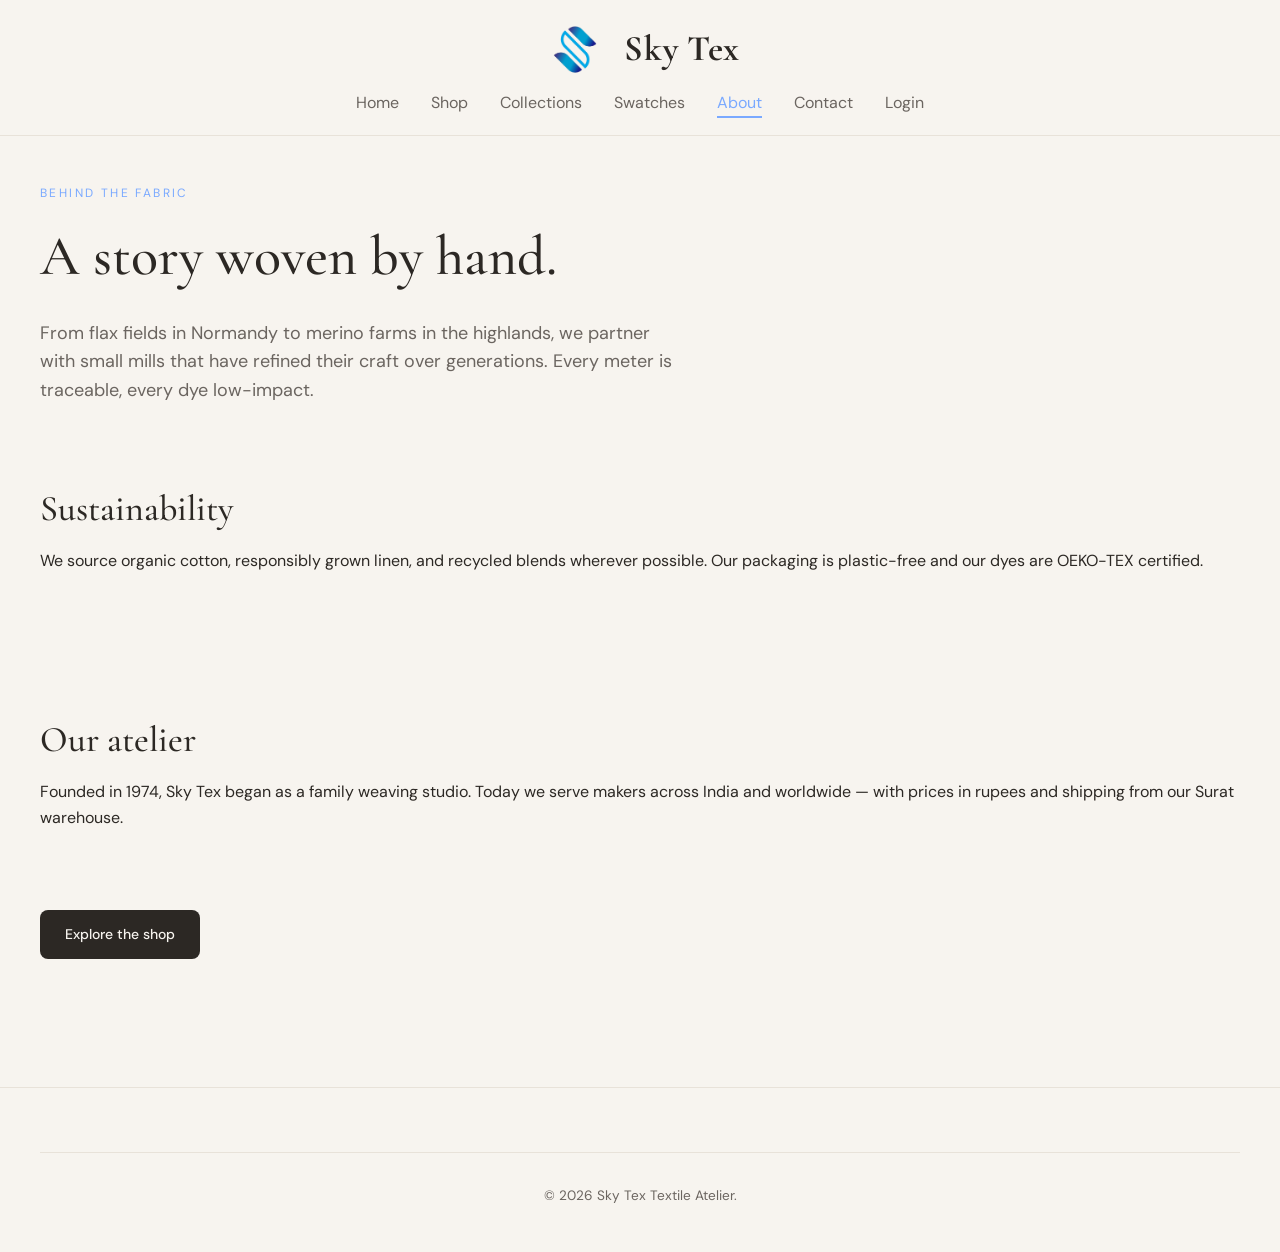
<file: frontend/about.html>
<!DOCTYPE html>
<html lang="en">
<head>
  <meta charset="UTF-8" />
  <meta name="viewport" content="width=device-width, initial-scale=1.0" />
  <title>About — Sky Tex</title>
  <link href="https://fonts.googleapis.com/css2?family=Cormorant+Garamond:wght@400;500&family=DM+Sans:wght@400;500&display=swap" rel="stylesheet" />
  <link rel="stylesheet" href="css/styles.css" />
</head>
<body>
  <header class="site-header">
    <div class="container site-header__inner">
      <a href="index.html" class="logo">
        <img src="assets/logo.png" alt="Sky Tex Logo" class="logo__img" />
        <span>Sky Tex</span>
      </a>
      <nav class="nav">
        <a href="index.html">Home</a>
        <a href="shop.html">Shop</a>
        <a href="collections.html">Collections</a>
        <a href="swatches.html">Swatches</a>
        <a href="about.html" class="is-active">About</a>
        <a href="contact.html">Contact</a>
        <a href="Login.html" class="nav-Login">Login</a>
      </nav>
    </div>
  </header>

  <main class="container content-page">
    <p class="hero__eyebrow">Behind the fabric</p>
    <h1>A story woven by hand.</h1>
    <p class="lead">From flax fields in Normandy to merino farms in the highlands, we partner with small mills that have refined their craft over generations. Every meter is traceable, every dye low-impact.</p>

    <section class="section">
      <h2>Sustainability</h2>
      <p>We source organic cotton, responsibly grown linen, and recycled blends wherever possible. Our packaging is plastic-free and our dyes are OEKO-TEX certified.</p>
    </section>

    <section class="section">
      <h2>Our atelier</h2>
      <p>Founded in 1974, Sky Tex began as a family weaving studio. Today we serve makers across India and worldwide — with prices in rupees and shipping from our Surat warehouse.</p>
    </section>

    <a href="shop.html" class="btn btn--primary">Explore the shop</a>
  </main>

  <footer class="site-footer">
    <div class="container"><p class="footer-bottom">© 2026 Sky Tex Textile Atelier.</p></div>
  </footer>
</body>
</html>
</file>
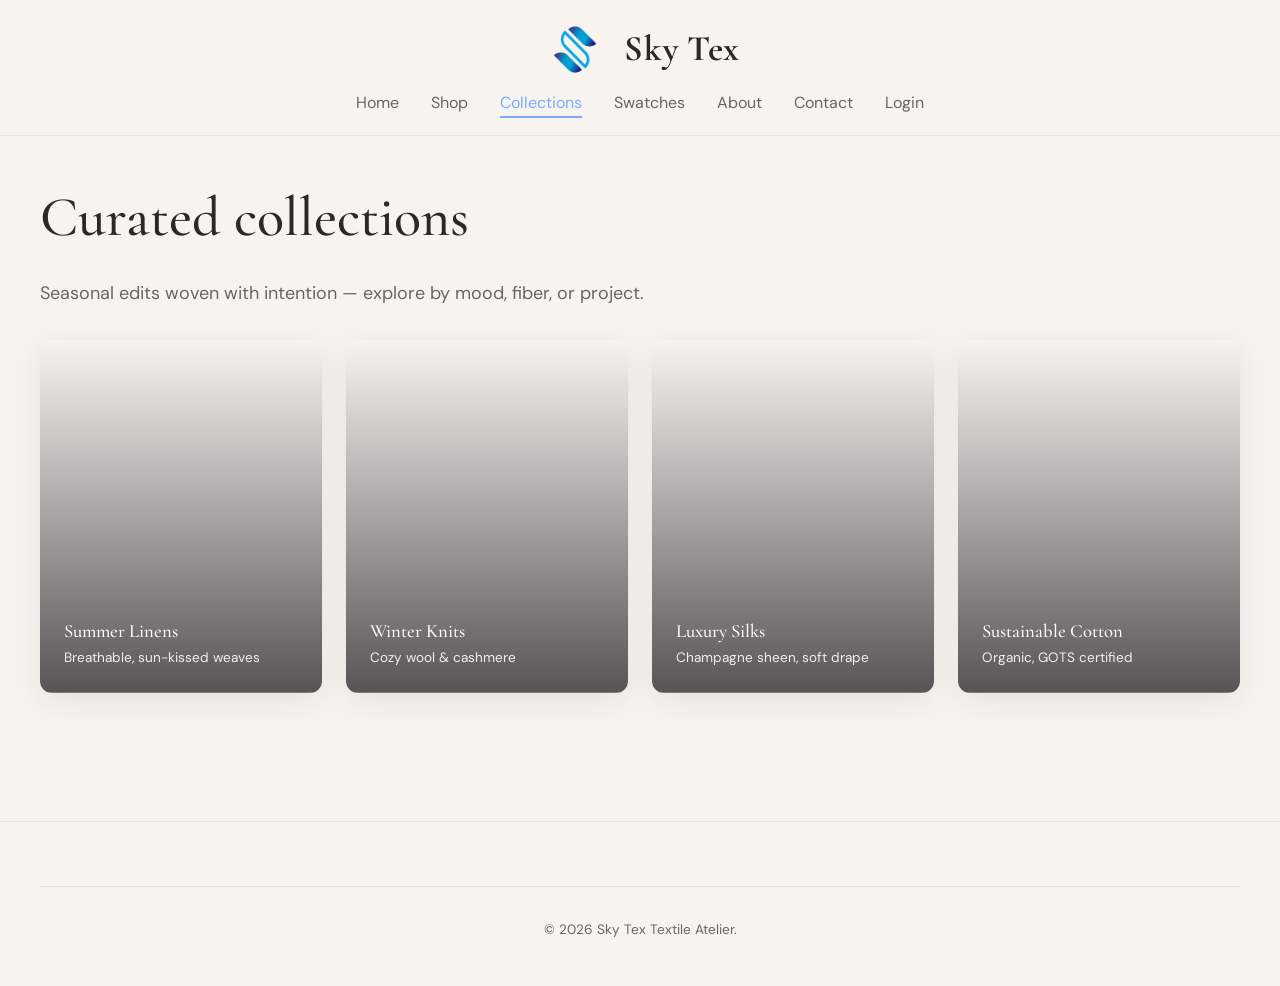
<file: frontend/collections.html>
<!DOCTYPE html>
<html lang="en">
<head>
  <meta charset="UTF-8" />
  <meta name="viewport" content="width=device-width, initial-scale=1.0" />
  <title>Collections — Sky Tex</title>
  <link href="https://fonts.googleapis.com/css2?family=Cormorant+Garamond:wght@400;500&family=DM+Sans:wght@400;500&display=swap" rel="stylesheet" />
  <link rel="stylesheet" href="css/styles.css" />
</head>
<body>
  <header class="site-header">
    <div class="container site-header__inner">
      <a href="index.html" class="logo">
        <img src="assets/logo.png" alt="Sky Tex Logo" class="logo__img" />
        <span>Sky Tex</span>
      </a>
      <nav class="nav">
        <a href="index.html">Home</a>
        <a href="shop.html">Shop</a>
        <a href="collections.html" class="is-active">Collections</a>
        <a href="swatches.html">Swatches</a>
        <a href="about.html">About</a>
        <a href="contact.html">Contact</a>
        <a href="Login.html" class="nav-Login">Login</a>
      </nav>
    </div>
  </header>

  <main class="container content-page">
    <h1>Curated collections</h1>
    <p class="lead">Seasonal edits woven with intention — explore by mood, fiber, or project.</p>
    <div class="collection-cards">
      <a href="shop.html?material=Linen" class="collection-card" style="background-image:linear-gradient(to top,rgba(0,0,0,.65),transparent),url(https://ivory-weave-emporium.lovable.app/assets/coll-summer-DHcWFAnR.jpg)">
        <div><h3>Summer Linens</h3><p>Breathable, sun-kissed weaves</p></div>
      </a>
      <a href="shop.html?material=Wool" class="collection-card" style="background-image:linear-gradient(to top,rgba(0,0,0,.65),transparent),url(https://ivory-weave-emporium.lovable.app/assets/coll-winter-CS2j2F5r.jpg)">
        <div><h3>Winter Knits</h3><p>Cozy wool &amp; cashmere</p></div>
      </a>
      <a href="shop.html?material=Silk" class="collection-card" style="background-image:linear-gradient(to top,rgba(0,0,0,.65),transparent),url(https://ivory-weave-emporium.lovable.app/assets/coll-silk-BgEM3K8B.jpg)">
        <div><h3>Luxury Silks</h3><p>Champagne sheen, soft drape</p></div>
      </a>
      <a href="shop.html?material=Cotton" class="collection-card" style="background-image:linear-gradient(to top,rgba(0,0,0,.65),transparent),url(https://ivory-weave-emporium.lovable.app/assets/coll-cotton-BAh_OUdh.jpg)">
        <div><h3>Sustainable Cotton</h3><p>Organic, GOTS certified</p></div>
      </a>
    </div>
  </main>

  <footer class="site-footer">
    <div class="container"><p class="footer-bottom">© 2026 Sky Tex Textile Atelier.</p></div>
  </footer>
</body>
</html>
</file>
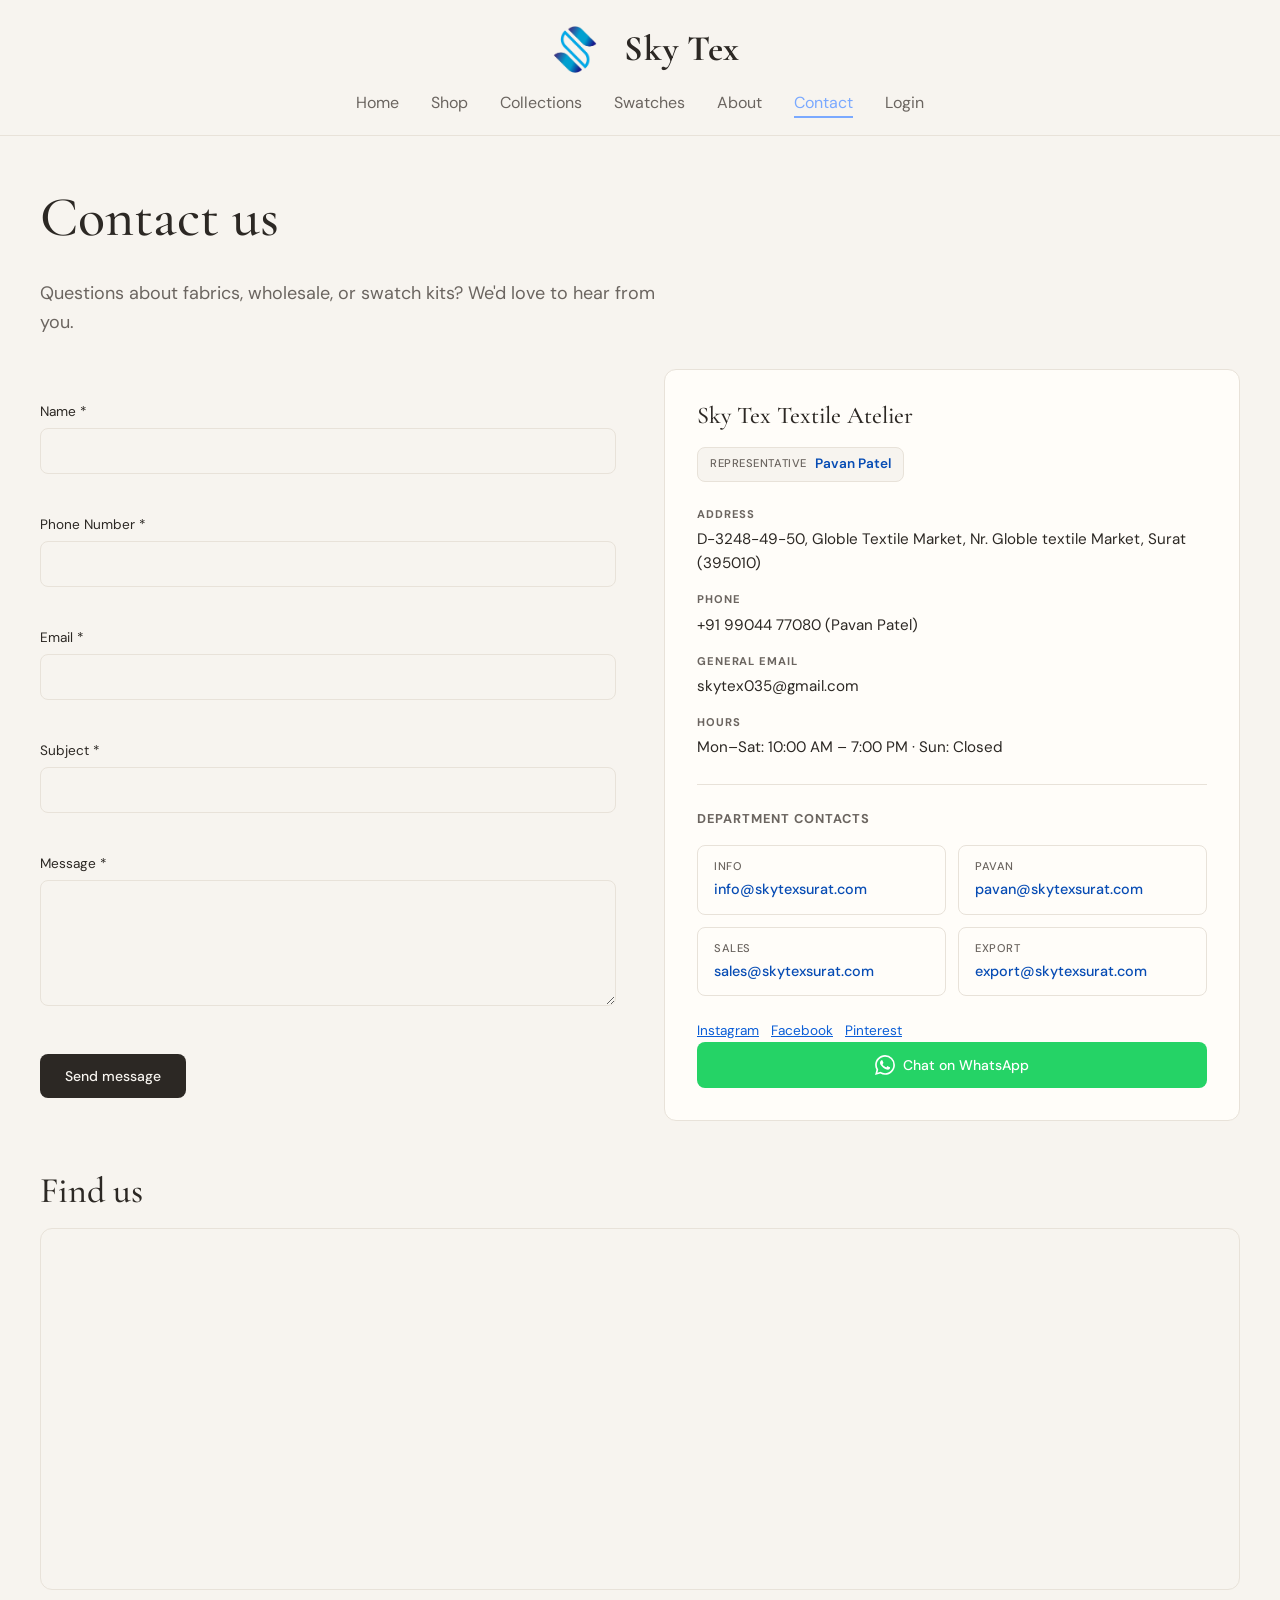
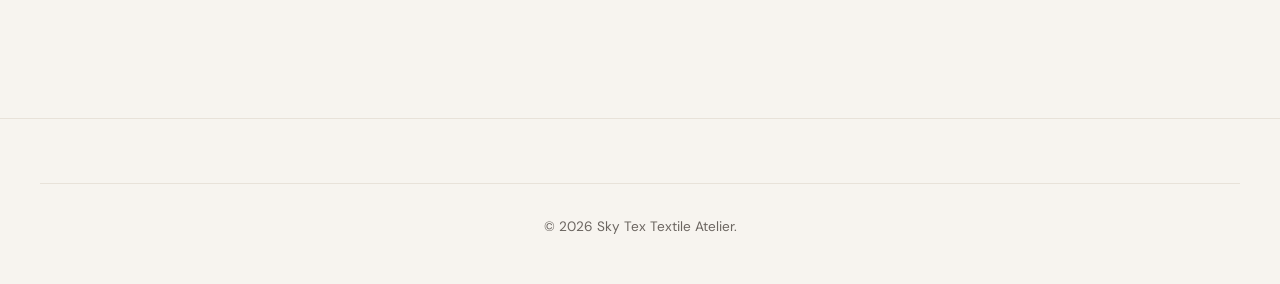
<file: frontend/contact.html>
<!DOCTYPE html>
<html lang="en">
<head>
  <meta charset="UTF-8" />
  <meta name="viewport" content="width=device-width, initial-scale=1.0" />
  <title>Contact — Sky Tex</title>
  <link href="https://fonts.googleapis.com/css2?family=Cormorant+Garamond:wght@400;500&family=DM+Sans:wght@400;500&display=swap" rel="stylesheet" />
  <link rel="stylesheet" href="css/styles.css" />
</head>
<body>
  <header class="site-header">
    <div class="container site-header__inner">
      <a href="index.html" class="logo">
        <img src="assets/logo.png" alt="Sky Tex Logo" class="logo__img" />
        <span>Sky Tex</span>
      </a>
      <nav class="nav">
        <a href="index.html">Home</a>
        <a href="shop.html">Shop</a>
        <a href="collections.html">Collections</a>
        <a href="swatches.html">Swatches</a>
        <a href="about.html">About</a>
        <a href="contact.html" class="is-active">Contact</a>
        <a href="Login.html" class="nav-Login">Login</a>
      </nav>
    </div>
  </header>

  <main class="container content-page">
    <div class="contact-page-header">
      <h1>Contact us</h1>
      <p class="lead">Questions about fabrics, wholesale, or swatch kits? We'd love to hear from you.</p>
    </div>

    <div class="contact-layout">
      <div class="contact-layout__form">
        <form id="contact-form" class="contact-form contact-form--full" novalidate>
          <div class="form-field">
            <label for="name">Name *</label>
            <input id="name" name="name" autocomplete="name" required />
            <span class="field-error" data-error-for="name"></span>
          </div>
          <div class="form-field">
            <label for="phone">Phone Number *</label>
            <input id="phone" name="phone" type="tel" autocomplete="tel" required />
            <span class="field-error" data-error-for="phone"></span>
          </div>
          <div class="form-field">
            <label for="email">Email *</label>
            <input id="email" name="email" type="email" autocomplete="email" required />
            <span class="field-error" data-error-for="email"></span>
          </div>
          <div class="form-field">
            <label for="subject">Subject *</label>
            <input id="subject" name="subject" required />
            <span class="field-error" data-error-for="subject"></span>
          </div>
          <div class="form-field">
            <label for="message">Message *</label>
            <textarea id="message" name="message" rows="5" required></textarea>
            <span class="field-error" data-error-for="message"></span>
          </div>
          <button type="submit" class="btn btn--primary">Send message</button>
        </form>
        <div id="contact-success" class="contact-success hidden">
          <h3>Thank you!</h3>
          <p>Your message has been received. We'll get back to you within 24 hours.</p>
        </div>
      </div>

      <aside class="contact-layout__info">
        <div id="contact-company-details"></div>
        <a id="contact-whatsapp" class="btn btn--whatsapp btn--block" href="#" target="_blank" rel="noopener noreferrer">
          <svg class="btn__icon" viewBox="0 0 24 24" width="20" height="20" aria-hidden="true"><path fill="currentColor" d="M17.472 14.382c-.297-.149-1.758-.867-2.03-.967-.273-.099-.471-.148-.67.15-.197.297-.767.966-.94 1.164-.173.199-.347.223-.644.075-.297-.15-1.255-.463-2.39-1.475-.883-.788-1.48-1.761-1.653-2.059-.173-.297-.018-.458.13-.606.134-.133.298-.347.446-.52.149-.174.198-.298.298-.497.099-.198.05-.371-.025-.52-.075-.149-.669-1.612-.916-2.207-.242-.579-.487-.5-.669-.51-.173-.008-.371-.01-.57-.01-.198 0-.52.074-.792.372-.272.297-1.04 1.016-1.04 2.479 0 1.462 1.065 2.875 1.213 3.074.149.198 2.096 3.2 5.077 4.487.709.306 1.262.489 1.694.625.712.227 1.36.195 1.871.118.571-.085 1.758-.719 2.006-1.413.248-.694.248-1.289.173-1.413-.074-.124-.272-.198-.57-.347m-5.421 7.403h-.004a9.87 9.87 0 01-5.031-1.378l-.361-.214-3.741.982.998-3.648-.235-.374a9.86 9.86 0 01-1.51-5.26c.001-5.45 4.436-9.884 9.888-9.884 2.64 0 5.122 1.03 6.988 2.898a9.825 9.825 0 012.893 6.994c-.003 5.45-4.435 9.884-9.885 9.884m8.413-18.297A11.815 11.815 0 0012.05 0C5.495 0 .16 5.335.157 11.892c0 2.096.547 4.142 1.588 5.945L.057 24l6.305-1.654a11.882 11.882 0 005.683 1.448h.005c6.554 0 11.89-5.335 11.893-11.893a11.821 11.821 0 00-3.48-8.413z"/></svg>
          Chat on WhatsApp
        </a>
      </aside>
    </div>

    <section class="contact-map-section">
      <h2>Find us</h2>
      <div id="contact-map"></div>
    </section>
  </main>

  <footer class="site-footer">
    <div class="container"><p class="footer-bottom">© 2026 Sky Tex Textile Atelier.</p></div>
  </footer>

  <script src="js/config.js"></script>
  <script src="js/contact.js"></script>
  <script>
    document.getElementById("contact-company-details").innerHTML = companyDetailsHtml({ compact: true });
    document.getElementById("contact-map").innerHTML = `<div class="map-embed map-embed--large"><iframe src="${SITE_CONFIG.mapEmbedUrl}" width="100%" height="100%" style="border:0;" allowfullscreen="" loading="lazy" referrerpolicy="no-referrer-when-downgrade" title="Sky Tex location"></iframe></div>`;
    document.getElementById("contact-whatsapp").href = whatsappGeneralLink();
  </script>
</body>
</html>
</file>
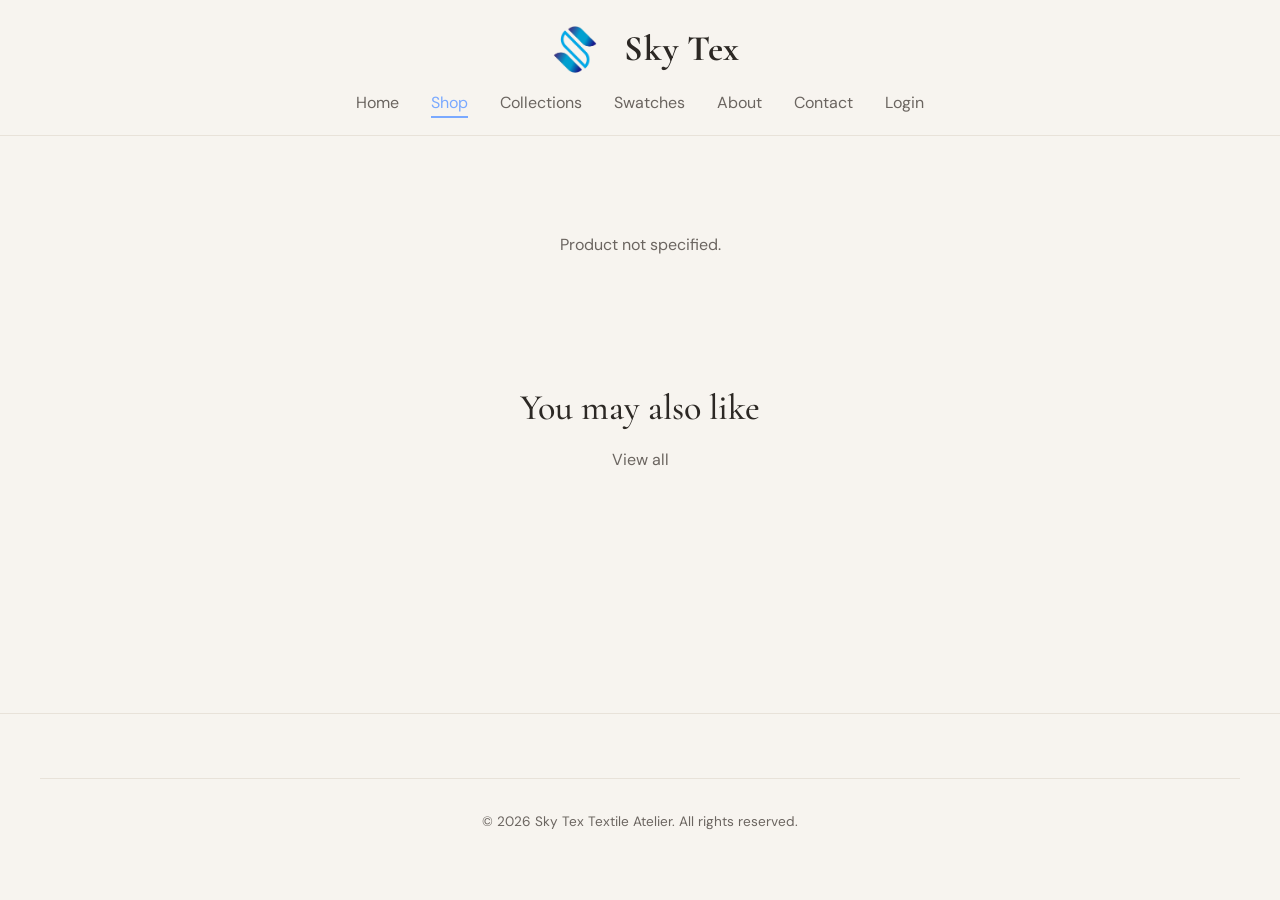
<file: frontend/product.html>
<!DOCTYPE html>
<html lang="en">
<head>
  <meta charset="UTF-8" />
  <meta name="viewport" content="width=device-width, initial-scale=1.0" />
  <title>Product — Sky Tex</title>
  <link href="https://fonts.googleapis.com/css2?family=Cormorant+Garamond:wght@400;500&family=DM+Sans:wght@400;500&display=swap" rel="stylesheet" />
  <link rel="stylesheet" href="css/styles.css" />
</head>
<body>
  <header class="site-header">
    <div class="container site-header__inner">
      <a href="index.html" class="logo">
        <img src="assets/logo.png" alt="Sky Tex Logo" class="logo__img" />
        <span>Sky Tex</span>
      </a>
      <nav class="nav">
        <a href="index.html">Home</a>
        <a href="shop.html" class="is-active">Shop</a>
        <a href="collections.html">Collections</a>
        <a href="swatches.html">Swatches</a>
        <a href="about.html">About</a>
        <a href="contact.html">Contact</a>
        <a href="Login.html" class="nav-Login">Login</a>
      </nav>
    </div>
  </header>

  <main class="container content-page">
    <div id="product-main">Loading product…</div>

    <section class="section">
      <div class="section__header">
        <h2>You may also like</h2>
        <p><a href="shop.html">View all</a></p>
      </div>
      <div id="related-grid" class="product-grid"></div>
    </section>
  </main>

  <footer class="site-footer">
    <div class="container">
      <p class="footer-bottom">© 2026 Sky Tex Textile Atelier. All rights reserved.</p>
    </div>
  </footer>

  <script src="js/config.js"></script>
  <script src="js/api.js"></script>
  <script src="js/gallery.js"></script>
  <script src="js/product.js"></script>
</body>
</html>
</file>
<file: frontend/css/styles.css>
/* Sky Tex — Fabric Atelier */

:root {
  --bg: #f7f4ef;
  --bg-card: #fffdf9;
  --text: #2c2824;
  --text-muted: #6b6560;
  --accent: #0b5ed7;
  --accent-dark: #074cb4;
  --accent-light: #7aa9ff;
  --border: #e8e2d9;
  --serif: "Cormorant Garamond", "Georgia", serif;
  --sans: "DM Sans", system-ui, sans-serif;
  --radius: 8px;
  --radius-lg: 12px;
  --shadow: 0 8px 32px rgba(44, 40, 36, 0.08);
  --shadow-lg: 0 16px 48px rgba(44, 40, 36, 0.12);
  --max: 1200px;
  --hero-img: url("../assets/OIP.webp");
}

*,
*::before,
*::after {
  box-sizing: border-box;
}

html {
  scroll-behavior: smooth;
}

body {
  margin: 0;
  font-family: var(--sans);
  font-size: 16px;
  line-height: 1.6;
  color: var(--text);
  background: var(--bg);
}

img {
  max-width: 100%;
  height: auto;
  display: block;
}

a {
  color: inherit;
  text-decoration: none;
}

h1, h2, h3 {
  font-family: var(--serif);
  font-weight: 500;
  line-height: 1.2;
  margin: 0 0 0.5em;
}

h1 { font-size: clamp(2.25rem, 5vw, 3.5rem); }
h2 { font-size: clamp(1.75rem, 3vw, 2.25rem); }

p { margin: 0 0 1em; }

.container {
  width: min(100% - 2rem, var(--max));
  margin-inline: auto;
}

/* Header */
.site-header {
  position: sticky;
  top: 0;
  z-index: 100;
  background: rgba(247, 244, 239, 0.95);
  backdrop-filter: blur(12px);
  border-bottom: 1px solid var(--border);
  transition: background 0.3s;
}

.site-header--transparent {
  position: fixed;
  left: 0;
  right: 0;
  background: linear-gradient(to bottom, rgba(30, 26, 22, 0.5), transparent);
  backdrop-filter: none;
  border-bottom: none;
}

.page-home .site-header--transparent .logo,
.page-home .site-header--transparent .nav a {
  color: rgba(255, 255, 255, 0.9);
}

.page-home .site-header--transparent .nav a:hover,
.page-home .site-header--transparent .nav a.is-active {
  color: #fff;
}

.page-home .site-header--transparent .nav-Login {
  color: rgba(255, 255, 255, 0.9);
}

.site-header__inner {
  display: flex;
  flex-wrap: wrap;
  align-items: center;
  justify-content: space-between;
  padding: 1rem 0;
  gap: 0.75rem;
  width: 100%;
}

.logo {
  font-family: var(--serif);
  font-size: 2rem;
  letter-spacing: 0.02em;
  display: flex;
  flex-direction: row;
  align-items: center;
  gap: 0.75rem;
  font-weight: 700;
  text-align: left;
}

.logo__img {
  height: 3.5rem;
  width: auto;
  object-fit: contain;
  transition: transform 0.3s ease;
}

.logo span {
  font-size: 2.25rem;
}

.logo:hover .logo__img {
  transform: scale(1.05);
}

.nav {
  display: flex;
  gap: 1.25rem;
  flex-wrap: wrap;
  justify-content: center;
  text-align: center;
}

.nav a {
  position: relative;
  font-size: 1rem;
  color: var(--text-muted);
  transition: color 0.2s ease;
}

.nav a::after {
  content: "";
  position: absolute;
  left: 0;
  right: 0;
  bottom: -0.2rem;
  height: 2px;
  background: currentColor;
  transform: scaleX(0);
  transform-origin: left center;
  transition: transform 0.2s ease;
}

.nav a:hover::after,
.nav a.is-active::after {
  transform: scaleX(1);
}

.nav a:hover,
.nav a.is-active {
  color: var(--accent-light);
}

.nav-Login {
  color: rgba(255, 255, 255, 0.9);
}

.Login-login h1,
.Login-header h1 {
  color: rgba(0, 0, 0, 0.9);
}

/* Buttons */
.btn {
  display: inline-flex;
  align-items: center;
  justify-content: center;
  padding: 0.75rem 1.5rem;
  font-family: var(--sans);
  font-size: 0.875rem;
  font-weight: 500;
  border: 1px solid transparent;
  border-radius: var(--radius);
  cursor: pointer;
  transition: all 0.2s;
}

.btn--primary {
  background: var(--text);
  color: var(--bg);
}

.btn--primary:hover {
  background: var(--accent-dark);
}

.btn--ghost {
  background: transparent;
  border-color: var(--border);
  color: var(--text);
}

.btn--ghost:hover {
  border-color: var(--text);
}

@media (max-width: 740px) {
  .site-header__inner {
    flex-direction: column;
    align-items: center;
  }
  .logo {
    justify-content: center;
    text-align: center;
  }
  .nav {
    justify-content: center;
  }
}

/* Center header on all pages: logo above centered nav */
.site-header__inner {
  flex-direction: column;
  align-items: center;
  justify-content: center;
  gap: 0.5rem;
  padding: 1.25rem 0;
}
.site-header__inner .logo {
  order: 1;
  margin-bottom: 0.25rem;
  text-align: center;
}
.site-header__inner .nav {
  order: 2;
  gap: 2rem;
}

.btn--danger {
  background: #8b3a3a;
  color: #fff;
  border: none;
}

.btn--sm {
  padding: 0.4rem 0.75rem;
  font-size: 0.8rem;
}

.btn--block {
  width: 100%;
}

.btn--light {
  background: #fff;
  color: var(--text);
}

.btn--light:hover {
  background: var(--bg);
  transform: translateY(-1px);
}

.btn--outline-light {
  background: transparent;
  border: 1px solid rgba(255, 255, 255, 0.7);
  color: #fff;
}

.btn--outline-light:hover {
  background: rgba(255, 255, 255, 0.12);
  border-color: #fff;
}

.btn {
  transition: all 0.25s ease;
}

/* Hero banner (home) */
.hero-banner {
  position: relative;
  min-height: 88vh;
  display: flex;
  align-items: center;
  justify-content: center;
  overflow: hidden;
}

.hero-banner__bg {
  position: absolute;
  inset: 0;
  background-image: var(--hero-img);
  background-size: cover;
  background-position: center 30%;
  background-repeat: no-repeat;
  transform: scale(1.02);
  /* allow color blend for subtle tint */
  background-color: rgba(29, 32, 36, 0.684);
  background-blend-mode: overlay;
}

.hero-banner__bg::after {
  content: "";
  position: absolute;
  inset: 0;
  /* combine a soft blue tint with the existing dark vignette */
  background: linear-gradient(
      180deg,
      rgba(3, 73, 162, 0.18) 0%,
      rgba(3, 73, 162, 0.22) 35%,
      rgba(30, 26, 22, 0.45) 60%,
      rgba(30, 26, 22, 0.7) 100%
    );
  pointer-events: none;
}

.hero-banner__content {
  position: relative;
  z-index: 2;
  text-align: center;
  color: #fff;
  padding: 7rem 1rem 5rem;
  max-width: 52rem;
}

.hero-banner h1 {
  color: #fff;
  text-shadow: 0 2px 24px rgba(0, 0, 0, 0.2);
  margin-bottom: 1rem;
}

.hero__subtitle {
  font-size: 1.125rem;
  color: rgba(255, 255, 255, 0.88);
  max-width: 36rem;
  margin: 0 auto 0.5rem;
  line-height: 1.7;
}

.hero__eyebrow {
  font-size: 0.75rem;
  letter-spacing: 0.2em;
  text-transform: uppercase;
  color: var(--accent-light);
  margin-bottom: 1.25rem;
}

.hero__actions {
  display: flex;
  gap: 1rem;
  justify-content: center;
  flex-wrap: wrap;
  margin-top: 2.25rem;
}

.hero__badges {
  display: flex;
  gap: 2rem;
  justify-content: center;
  flex-wrap: wrap;
  margin-top: 3rem;
  font-size: 0.8rem;
  color: rgba(255, 255, 255, 0.75);
  letter-spacing: 0.03em;
}

.hero__badges span::before {
  content: "✦ ";
  opacity: 0.6;
}

/* Legacy hero (other pages) */
.hero {
  padding: 4rem 0 5rem;
  text-align: center;
}

/* Sections */
.section {
  padding: 4rem 0;
}

.section--alt {
  background: var(--bg-card);
}

.section__header {
  text-align: center;
  max-width: 36rem;
  margin: 0 auto 3rem;
}

.section__header p {
  color: var(--text-muted);
}

/* Material tiles */
.material-grid {
  display: grid;
  grid-template-columns: repeat(auto-fill, minmax(160px, 1fr));
  gap: 1rem;
}

.material-tile {
  aspect-ratio: 4/5;
  background-color: var(--border);
  background-size: cover;
  background-position: center;
  border-radius: var(--radius-lg);
  display: flex;
  flex-direction: column;
  align-items: center;
  justify-content: flex-end;
  padding: 1.5rem;
  position: relative;
  overflow: hidden;
  transition: transform 0.3s ease, box-shadow 0.3s ease;
  box-shadow: var(--shadow);
  color: #fff;
}

.material-tile::before {
  content: "";
  position: absolute;
  inset: 0;
  background: linear-gradient(to top, rgba(20, 18, 16, 0.85) 0%, rgba(20, 18, 16, 0.2) 60%);
  transition: opacity 0.3s;
}

.material-tile:hover {
  transform: translateY(-6px);
  box-shadow: var(--shadow-lg);
}

.material-tile:hover::before {
  background: linear-gradient(to top, rgba(20, 18, 16, 0.9) 0%, rgba(20, 18, 16, 0.35) 70%);
}

.material-tile span,
.material-tile small {
  position: relative;
  z-index: 1;
}

.material-tile span {
  font-family: var(--serif);
  font-size: 1.35rem;
}

.material-tile small {
  font-size: 0.75rem;
  color: var(--accent-light);
  margin-top: 0.25rem;
}

.material-tile--cotton {
  background-image: url("https://ivory-weave-emporium.lovable.app/assets/cat-cotton-mljruhGk.jpg");
}

.material-tile--linen {
  background-image: url("https://ivory-weave-emporium.lovable.app/assets/cat-linen-f832LvE8.jpg");
}

.material-tile--silk {
  background-image: url("https://ivory-weave-emporium.lovable.app/assets/cat-silk-BJp8dj0T.jpg");
}

.material-tile--wool {
  background-image: url("https://ivory-weave-emporium.lovable.app/assets/cat-wool-DdISQokk.jpg");
}

.material-tile--synthetic {
  background-image: url("https://ivory-weave-emporium.lovable.app/assets/cat-synthetic-DbaEibcz.jpg");
}

/* Product grid */
.product-grid {
  display: grid;
  grid-template-columns: repeat(auto-fill, minmax(240px, 1fr));
  gap: 1.5rem;
}

.product-card {
  background: var(--bg-card);
  border-radius: var(--radius-lg);
  overflow: hidden;
  box-shadow: var(--shadow);
  transition: transform 0.3s ease, box-shadow 0.3s ease;
  border: 1px solid rgba(232, 226, 217, 0.6);
}

.product-card:hover {
  transform: translateY(-2px);
}

.product-card__image-wrap {
  display: block;
  position: relative;
  aspect-ratio: 3/4;
  overflow: hidden;
}

.product-card__image-wrap img {
  width: 100%;
  height: 100%;
  object-fit: cover;
}

.product-card__overlay {
  position: absolute;
  inset: 0;
  background: rgba(44, 40, 36, 0.35);
  display: flex;
  align-items: center;
  justify-content: center;
  opacity: 0;
  transition: opacity 0.2s;
}

.product-card:hover .product-card__overlay {
  opacity: 1;
}

.product-card__body {
  padding: 1rem 1.25rem 1.25rem;
}

.product-card__title {
  font-family: var(--serif);
  font-size: 1.1rem;
  display: block;
  margin-bottom: 0.25rem;
}

.product-card__meta {
  font-size: 0.8rem;
  color: var(--text-muted);
  margin: 0;
}

.product-card__price {
  font-weight: 500;
  margin: 0.25rem 0 0;
}

/* Shop page */
.shop-header {
  padding: 5rem 0 2.5rem;
  text-align: center;
  background: linear-gradient(180deg, #ebe6de 0%, var(--bg) 100%);
  margin: 0 calc(-1 * min(1rem, 50vw - 600px));
  padding-left: 1rem;
  padding-right: 1rem;
}

.shop-header h1 {
  font-size: clamp(2rem, 4vw, 2.75rem);
}

.shop-header p {
  color: var(--text-muted);
}

.filters {
  display: flex;
  flex-wrap: wrap;
  gap: 2rem;
  justify-content: center;
  padding: 1.5rem 0 2rem;
  border-bottom: 1px solid var(--border);
  margin-bottom: 2rem;
}

.filter-group h4 {
  font-size: 0.75rem;
  text-transform: uppercase;
  letter-spacing: 0.1em;
  color: var(--text-muted);
  margin: 0 0 0.5rem;
  font-family: var(--sans);
  font-weight: 500;
}

.filter-pills {
  display: flex;
  flex-wrap: wrap;
  gap: 0.5rem;
}

.filter-pills button {
  padding: 0.35rem 0.75rem;
  font-size: 0.8rem;
  background: transparent;
  border: 1px solid var(--border);
  border-radius: 999px;
  cursor: pointer;
  font-family: var(--sans);
  transition: all 0.2s;
}

.filter-pills button:hover,
.filter-pills button.is-active {
  background: var(--text);
  color: var(--bg);
  border-color: var(--text);
}

.search-bar {
  max-width: 320px;
  margin: 0 auto 2rem;
}

.search-bar input {
  width: 100%;
  padding: 0.75rem 1rem;
  border: 1px solid var(--border);
  border-radius: var(--radius);
  font-family: var(--sans);
  background: var(--bg-card);
}

/* Product detail */
.breadcrumb {
  font-size: 0.85rem;
  color: var(--text-muted);
  margin-bottom: 2rem;
}

.breadcrumb a:hover {
  color: var(--text);
}

.product-detail {
  display: grid;
  grid-template-columns: 1fr 1fr;
  gap: 3rem;
  align-items: start;
}

@media (max-width: 768px) {
  .product-detail {
    grid-template-columns: 1fr;
  }
}

.product-detail__image {
  border-radius: var(--radius);
  overflow: hidden;
  background: var(--border);
}

.product-detail__image img {
  width: 100%;
  aspect-ratio: 3/4;
  object-fit: cover;
}

.tag {
  display: inline-block;
  font-size: 0.75rem;
  text-transform: uppercase;
  letter-spacing: 0.08em;
  color: var(--accent);
  margin-bottom: 0.5rem;
}

.product-detail__reviews {
  color: var(--text-muted);
  font-size: 0.9rem;
}

.product-detail__price {
  font-size: 1.5rem;
  font-weight: 500;
  margin: 1rem 0;
}

.product-detail__desc {
  color: var(--text-muted);
  margin-bottom: 1.5rem;
}

.spec-list {
  display: grid;
  grid-template-columns: repeat(2, 1fr);
  gap: 0.75rem 1.5rem;
  margin: 0 0 2rem;
  font-size: 0.9rem;
}

.spec-list dt {
  color: var(--text-muted);
  font-weight: 400;
}

.spec-list dd {
  margin: 0;
  font-weight: 500;
}

.trust-badges {
  list-style: none;
  padding: 0;
  margin: 1.5rem 0 0;
  font-size: 0.85rem;
  color: var(--text-muted);
}

.trust-badges li {
  padding: 0.25rem 0;
}

/* Collections / content pages */
.content-page {
  padding: 3rem 0 4rem;
}

.content-page .lead {
  font-size: 1.125rem;
  color: var(--text-muted);
  max-width: 40rem;
}

.collection-cards {
  display: grid;
  grid-template-columns: repeat(auto-fill, minmax(260px, 1fr));
  gap: 1.5rem;
  margin-top: 2rem;
}

.collection-card {
  position: relative;
  border-radius: var(--radius-lg);
  overflow: hidden;
  aspect-ratio: 4/5;
  display: flex;
  align-items: flex-end;
  padding: 1.5rem;
  color: #fff;
  background-size: cover;
  background-position: center;
  box-shadow: var(--shadow);
  transition: transform 0.3s ease, box-shadow 0.3s ease;
}

.collection-card:hover {
  transform: translateY(-4px);
  box-shadow: var(--shadow-lg);
}

.collection-card h3 {
  color: #fff;
  margin: 0;
}

.collection-card p {
  font-size: 0.85rem;
  opacity: 0.9;
  margin: 0.25rem 0 0;
}

/* Swatch CTA */
.swatch-cta {
  display: grid;
  grid-template-columns: 1fr 1fr;
  gap: 3rem;
  align-items: center;
  background: var(--bg-card);
  padding: 3rem;
  border-radius: var(--radius-lg);
  box-shadow: var(--shadow);
  border: 1px solid var(--border);
}

.swatch-cta img,
.swatch-cta__img {
  border-radius: var(--radius);
  box-shadow: var(--shadow);
  width: 100%;
  aspect-ratio: 4/3;
  object-fit: cover;
}

@media (max-width: 768px) {
  .swatch-cta {
    grid-template-columns: 1fr;
  }
}

.swatch-cta__price {
  font-family: var(--serif);
  font-size: 3rem;
  color: var(--accent);
}

.swatch-cta ul {
  padding-left: 1.25rem;
  color: var(--text-muted);
}

/* Contact form */
.contact-form {
  max-width: 28rem;
  margin-top: 2rem;
}

.contact-form label {
  display: block;
  font-size: 0.85rem;
  margin-bottom: 0.35rem;
}

.contact-form input,
.contact-form textarea,
.Login-form input,
.Login-form select,
.Login-form textarea,
.stacked-form input {
  width: 100%;
  padding: 0.75rem 1rem;
  margin-bottom: 0;
  border: 1px solid var(--border);
  border-radius: var(--radius);
  font-family: var(--sans);
  font-size: 0.95rem;
  background: var(--bg);
  transition: border-color 0.2s, box-shadow 0.2s;
}

.contact-form input:focus,
.contact-form textarea:focus,
.Login-form input:focus,
.Login-form select:focus,
.Login-form textarea:focus,
.stacked-form input:focus {
  outline: none;
  border-color: var(--accent);
  box-shadow: 0 0 0 3px rgba(139, 115, 85, 0.15);
}

/* Stacked forms (Login login, etc.) */
.stacked-form .form-field,
.Login-form .form-row > div {
  margin-bottom: 1.25rem;
}

.stacked-form label,
.Login-form label,
.Login-login label {
  display: block;
  font-size: 0.8rem;
  font-weight: 500;
  letter-spacing: 0.04em;
  text-transform: uppercase;
  color: var(--text-muted);
  margin-bottom: 0.45rem;
}

.Login-form .form-row {
  gap: 1rem 1.25rem;
  margin-bottom: 0.25rem;
}

/* Newsletter */
.newsletter {
  text-align: center;
  padding: 3rem;
  background: var(--text);
  color: var(--bg);
  border-radius: var(--radius);
}

.newsletter h3 {
  color: var(--bg);
  font-style: italic;
}

.newsletter form {
  display: flex;
  gap: 0.5rem;
  max-width: 400px;
  margin: 1.5rem auto 0;
  flex-wrap: wrap;
  justify-content: center;
}

.newsletter input {
  flex: 1;
  min-width: 200px;
  padding: 0.75rem 1rem;
  border: none;
  border-radius: var(--radius);
}

/* Footer */
.site-footer {
  padding: 4rem 0 2rem;
  border-top: 1px solid var(--border);
  margin-top: 4rem;
}

.footer-grid {
  display: grid;
  grid-template-columns: repeat(auto-fill, minmax(140px, 1fr));
  gap: 2rem;
  margin-bottom: 3rem;
}

.footer-grid h4 {
  font-size: 0.75rem;
  text-transform: uppercase;
  letter-spacing: 0.1em;
  color: var(--text-muted);
  margin: 0 0 1rem;
  font-family: var(--sans);
}

.footer-grid ul {
  list-style: none;
  padding: 0;
  margin: 0;
}

.footer-grid li {
  margin-bottom: 0.5rem;
}

.footer-grid a {
  font-size: 0.9rem;
  color: var(--text-muted);
}

.footer-grid a:hover {
  color: var(--text);
}

.footer-bottom {
  text-align: center;
  font-size: 0.85rem;
  color: var(--text-muted);
  padding-top: 2rem;
  border-top: 1px solid var(--border);
}

/* Login */
.Login-page {
  min-height: 80vh;
  padding: 3rem 0;
}

.Login-login {
  max-width: 420px;
  margin: 4rem auto;
  padding: 2.75rem 2.5rem;
  background: var(--bg-card);
  border-radius: var(--radius-lg);
  box-shadow: var(--shadow-lg);
  border: 1px solid var(--border);
}

.Login-login h1 {
  text-align: center;
  font-size: 2.25rem;
  margin-bottom: 0.25rem;
}

.Login-login .stacked-form {
  margin-top: 1.5rem;
}

.Login-login .btn--block {
  margin-top: 0.5rem;
  padding: 0.9rem;
}

.Login-login__subtitle {
  text-align: center;
  color: var(--text-muted);
  margin: 0 0 0.5rem;
  font-size: 0.95rem;
}

.Login-page {
  background: linear-gradient(180deg, var(--bg) 0%, #efe9e0 100%);
  min-height: calc(100vh - 80px);
}

.error-msg {
  color: #8b3a3a;
  font-size: 0.9rem;
  margin-top: 0.5rem;
}

.Login-dashboard h1 {
  margin-bottom: 0.5rem;
}

.Login-form {
  background: var(--bg-card);
  padding: 2rem;
  border-radius: var(--radius);
  margin: 2rem 0;
  box-shadow: var(--shadow);
}

.Login-form .form-row {
  display: grid;
  grid-template-columns: repeat(auto-fill, minmax(200px, 1fr));
  gap: 0 1rem;
}

.Login-table-wrap {
  overflow-x: auto;
}

.Login-table {
  width: 100%;
  border-collapse: collapse;
  font-size: 0.9rem;
}

.Login-table th,
.Login-table td {
  padding: 0.75rem;
  text-align: left;
  border-bottom: 1px solid var(--border);
}

.Login-thumb {
  width: 48px;
  height: 48px;
  object-fit: cover;
  border-radius: var(--radius);
}

.Login-actions {
  display: flex;
  gap: 0.5rem;
}

.Login-header {
  display: flex;
  justify-content: space-between;
  align-items: center;
  flex-wrap: wrap;
  gap: 1rem;
}

.hidden {
  display: none !important;
}

.empty-state {
  text-align: center;
  color: var(--text-muted);
  padding: 3rem;
  grid-column: 1 / -1;
}

/* Customer reviews */
.reviews-summary {
  text-align: center;
  margin-bottom: 2rem;
}

.reviews-summary__number {
  font-family: var(--serif);
  font-size: 3.5rem;
  line-height: 1;
  color: var(--accent-dark);
}

.reviews-summary__stars {
  margin: 0.5rem 0;
}

.reviews-summary__count {
  color: var(--text-muted);
  font-size: 0.9rem;
  margin: 0;
}

.star {
  color: var(--border);
  font-size: 1.1rem;
}

.star--filled {
  color: #c9a227;
}

.reviews-carousel {
  position: relative;
  display: flex;
  align-items: center;
  gap: 0.5rem;
}

.reviews-carousel__track {
  display: flex;
  gap: 1.25rem;
  overflow-x: auto;
  scroll-snap-type: x mandatory;
  scroll-behavior: smooth;
  -webkit-overflow-scrolling: touch;
  padding: 0.5rem 0 1rem;
  scrollbar-width: none;
}

.reviews-carousel__track::-webkit-scrollbar {
  display: none;
}

.review-card {
  flex: 0 0 min(100%, 340px);
  scroll-snap-align: start;
  background: var(--bg-card);
  padding: 1.5rem;
  border-radius: var(--radius-lg);
  border: 1px solid var(--border);
  box-shadow: var(--shadow);
}

.review-card__header {
  display: flex;
  gap: 1rem;
  align-items: flex-start;
  margin-bottom: 1rem;
}

.review-card__avatar {
  width: 56px;
  height: 56px;
  border-radius: 50%;
  object-fit: cover;
  flex-shrink: 0;
}

.review-card__name {
  font-family: var(--serif);
  font-size: 1.15rem;
  margin: 0.25rem 0 0;
}

.review-card__date {
  font-size: 0.8rem;
  color: var(--text-muted);
}

.review-card__text {
  font-family: var(--serif);
  font-size: 1.05rem;
  font-style: italic;
  margin: 0 0 0.75rem;
  line-height: 1.5;
}

.review-card__project {
  font-size: 0.85rem;
  color: var(--accent);
  margin: 0;
}

.reviews-carousel__btn {
  flex-shrink: 0;
  width: 2.5rem;
  height: 2.5rem;
  border: 1px solid var(--border);
  border-radius: 50%;
  background: var(--bg-card);
  cursor: pointer;
  font-size: 1.5rem;
  line-height: 1;
  color: var(--text);
  transition: all 0.2s;
}

.reviews-carousel__btn:hover {
  background: var(--text);
  color: var(--bg);
  border-color: var(--text);
}

.reviews-dots {
  display: flex;
  justify-content: center;
  gap: 0.5rem;
  margin-top: 1rem;
}

.reviews-dot {
  width: 8px;
  height: 8px;
  border-radius: 50%;
  border: none;
  background: var(--border);
  cursor: pointer;
  padding: 0;
}

.reviews-dot.is-active {
  background: var(--accent);
  transform: scale(1.2);
}

@media (min-width: 900px) {
  .review-card {
    flex: 0 0 calc(33.333% - 0.85rem);
  }
  .reviews-carousel__btn {
    display: none;
  }
}

/* Product gallery */
.product-gallery {
  display: flex;
  flex-direction: column;
  gap: 1rem;
}

.gallery-main {
  border-radius: var(--radius-lg);
  overflow: hidden;
  background: var(--border);
  aspect-ratio: 3/4;
}

.gallery-main__zoom {
  display: block;
  width: 100%;
  height: 100%;
  padding: 0;
  border: none;
  background: none;
  cursor: zoom-in;
}

.gallery-main__img {
  width: 100%;
  height: 100%;
  object-fit: cover;
}

.gallery-main__video {
  width: 100%;
  height: 100%;
  min-height: 320px;
}

.gallery-main__video iframe,
.gallery-main__video video {
  width: 100%;
  height: 100%;
  min-height: 360px;
  border: none;
  display: block;
}

.gallery-thumbs {
  display: grid;
  grid-template-columns: repeat(auto-fill, minmax(72px, 1fr));
  gap: 0.5rem;
}

.gallery-thumb {
  position: relative;
  padding: 0;
  border: 2px solid transparent;
  border-radius: var(--radius);
  overflow: hidden;
  cursor: pointer;
  aspect-ratio: 1;
  background: var(--border);
}

.gallery-thumb.is-active {
  border-color: var(--accent);
}

.gallery-thumb img {
  width: 100%;
  height: 100%;
  object-fit: cover;
}

.gallery-thumb__play {
  position: absolute;
  inset: 0;
  display: flex;
  align-items: center;
  justify-content: center;
  background: rgba(44, 40, 36, 0.45);
  color: #fff;
  font-size: 1.25rem;
}

/* Lightbox */
.lightbox {
  position: fixed;
  inset: 0;
  z-index: 1000;
  display: flex;
  align-items: center;
  justify-content: center;
}

.lightbox__backdrop {
  position: absolute;
  inset: 0;
  background: rgba(20, 18, 16, 0.9);
}

.lightbox__content {
  position: relative;
  z-index: 1;
  max-width: min(95vw, 1100px);
  max-height: 90vh;
}

.lightbox__body img {
  max-width: 100%;
  max-height: 90vh;
  object-fit: contain;
  border-radius: var(--radius);
}

.lightbox__close {
  position: absolute;
  top: -2.5rem;
  right: 0;
  background: none;
  border: none;
  color: #fff;
  font-size: 2rem;
  cursor: pointer;
}

/* WhatsApp button */
.btn--whatsapp {
  background: #25d366;
  color: #fff;
  border: none;
  gap: 0.5rem;
}

.btn--whatsapp:hover {
  background: #1da851;
  color: #fff;
}

.btn__icon {
  flex-shrink: 0;
}

.product-purchase {
  margin: 1.5rem 0;
  padding: 1.25rem;
  background: var(--bg-card);
  border: 1px solid var(--border);
  border-radius: var(--radius-lg);
}

.product-purchase__label {
  font-size: 0.75rem;
  text-transform: uppercase;
  letter-spacing: 0.08em;
  color: var(--text-muted);
  margin: 0 0 0.25rem;
}

.product-purchase__price {
  font-family: var(--serif);
  font-size: 2rem;
  font-weight: 500;
  margin: 0 0 1rem;
  color: var(--accent-dark);
}

/* Location / map */
.location-block {
  display: grid;
  grid-template-columns: 1.2fr 1fr;
  gap: 2rem;
  align-items: start;
}

.map-embed {
  border-radius: var(--radius-lg);
  overflow: hidden;
  border: 1px solid var(--border);
  min-height: 280px;
}

.map-embed--large {
  min-height: 360px;
}

.map-embed iframe {
  display: block;
  width: 100%;
  height: 100%;
  min-height: inherit;
}

.company-details h3 {
  font-size: 1.5rem;
  margin-bottom: 1rem;
}

.company-details__list {
  list-style: none;
  padding: 0;
  margin: 0 0 1.5rem;
}

.company-details__list li {
  margin-bottom: 1rem;
  font-size: 0.95rem;
}

.company-details__list strong {
  display: block;
  font-size: 0.7rem;
  text-transform: uppercase;
  letter-spacing: 0.08em;
  color: var(--text-muted);
  margin-bottom: 0.2rem;
  font-family: var(--sans);
}

.company-details__social {
  display: flex;
  flex-wrap: wrap;
  gap: 0.75rem;
}

.social-link {
  font-size: 0.85rem;
  color: var(--accent);
  text-decoration: underline;
}

/* Contact page */
.contact-page-header {
  margin-bottom: 2rem;
}

.contact-layout {
  display: grid;
  grid-template-columns: 1fr 1fr;
  gap: 3rem;
  align-items: start;
  margin-bottom: 3rem;
}

.contact-form--full {
  max-width: none;
}

.contact-form .form-field {
  margin-bottom: 1.25rem;
}

.field-error {
  display: block;
  color: #8b3a3a;
  font-size: 0.8rem;
  margin-top: 0.35rem;
  min-height: 1.1em;
}

.contact-form input.is-invalid,
.contact-form textarea.is-invalid {
  border-color: #8b3a3a;
}

.contact-success {
  padding: 2rem;
  background: var(--bg-card);
  border-radius: var(--radius-lg);
  border: 1px solid var(--accent-light);
  text-align: center;
}

.contact-success h3 {
  color: var(--accent-dark);
}

.contact-layout__info {
  background: var(--bg-card);
  padding: 2rem;
  border-radius: var(--radius-lg);
  border: 1px solid var(--border);
}

.contact-map-section h2 {
  margin-bottom: 1rem;
}

/* Login media upload */
.media-drop-zone {
  border: 2px dashed var(--border);
  border-radius: var(--radius-lg);
  padding: 2rem;
  text-align: center;
  cursor: pointer;
  background: var(--bg);
  transition: border-color 0.2s, background 0.2s;
  margin-bottom: 1rem;
}

.media-drop-zone:hover,
.media-drop-zone.is-dragover {
  border-color: var(--accent);
  background: rgba(139, 115, 85, 0.06);
}

.media-drop-zone p {
  margin: 0.25rem 0;
  color: var(--text-muted);
}

.field-help {
  font-size: 0.8rem;
  color: var(--text-muted);
  margin: 0.35rem 0 1rem;
}

.media-url-row {
  display: flex;
  gap: 0.5rem;
  margin-bottom: 1rem;
  flex-wrap: wrap;
}

.media-url-row input {
  flex: 1;
  min-width: 200px;
  padding: 0.75rem 1rem;
  border: 1px solid var(--border);
  border-radius: var(--radius);
  font-family: var(--sans);
}

.media-preview-grid {
  display: grid;
  grid-template-columns: repeat(auto-fill, minmax(100px, 1fr));
  gap: 0.75rem;
  margin-bottom: 1.5rem;
}

.media-preview {
  position: relative;
  aspect-ratio: 1;
  border-radius: var(--radius);
  overflow: hidden;
  border: 1px solid var(--border);
}

.media-preview img,
.media-preview video {
  width: 100%;
  height: 100%;
  object-fit: cover;
}

.media-preview__video-wrap {
  position: relative;
  width: 100%;
  height: 100%;
}

.media-preview__play {
  position: absolute;
  inset: 0;
  display: flex;
  align-items: center;
  justify-content: center;
  background: rgba(0, 0, 0, 0.4);
  color: #fff;
  font-size: 1.5rem;
  pointer-events: none;
}

.media-preview__remove {
  position: absolute;
  top: 4px;
  right: 4px;
  width: 24px;
  height: 24px;
  border: none;
  border-radius: 50%;
  background: rgba(139, 58, 58, 0.9);
  color: #fff;
  cursor: pointer;
  font-size: 1rem;
  line-height: 1;
}

@media (max-width: 768px) {
  .location-block,
  .contact-layout {
    grid-template-columns: 1fr;
  }
  .reviews-carousel__btn {
    display: flex;
  }
}

.features-bar {
  display: flex;
  flex-wrap: wrap;
  justify-content: center;
  gap: 2rem;
  padding: 2rem 0;
  font-size: 0.85rem;
  color: var(--text-muted);
  border-top: 1px solid var(--border);
  border-bottom: 1px solid var(--border);
}

/* Contact Representative Badge */
.contact-person-badge {
  display: inline-flex;
  align-items: center;
  gap: 0.5rem;
  background: var(--bg);
  border: 1px solid var(--border);
  padding: 0.35rem 0.75rem;
  border-radius: var(--radius);
  margin-bottom: 1.5rem;
  font-size: 0.85rem;
}
.contact-person-badge .badge-label {
  color: var(--text-muted);
  font-size: 0.7rem;
  text-transform: uppercase;
  letter-spacing: 0.05em;
  font-weight: 500;
}
.contact-person-badge .badge-name {
  color: var(--accent-dark);
  font-weight: 600;
}

/* Department Contacts Section */
.company-departments {
  margin: 1.5rem 0;
  padding-top: 1.5rem;
  border-top: 1px solid var(--border);
}
.company-departments h4 {
  font-size: 0.8rem;
  text-transform: uppercase;
  letter-spacing: 0.08em;
  color: var(--text-muted);
  margin: 0 0 1rem;
  font-family: var(--sans);
}
.dept-emails-grid {
  display: grid;
  grid-template-columns: repeat(auto-fill, minmax(220px, 1fr));
  gap: 0.75rem;
}
.dept-email-item {
  display: flex;
  flex-direction: column;
  background: var(--bg-card);
  padding: 0.75rem 1rem;
  border-radius: var(--radius);
  border: 1px solid var(--border);
  transition: all 0.2s ease;
}
.dept-email-item:hover {
  border-color: var(--accent);
  box-shadow: var(--shadow);
}
.dept-name {
  font-size: 0.7rem;
  text-transform: uppercase;
  letter-spacing: 0.05em;
  color: var(--text-muted);
  margin-bottom: 0.15rem;
  font-weight: 500;
}
.dept-link {
  font-size: 0.9rem;
  color: var(--accent-dark);
  font-weight: 500;
  word-break: break-all;
}
.dept-link:hover {
  color: var(--accent);
  text-decoration: underline;
}
</file>
